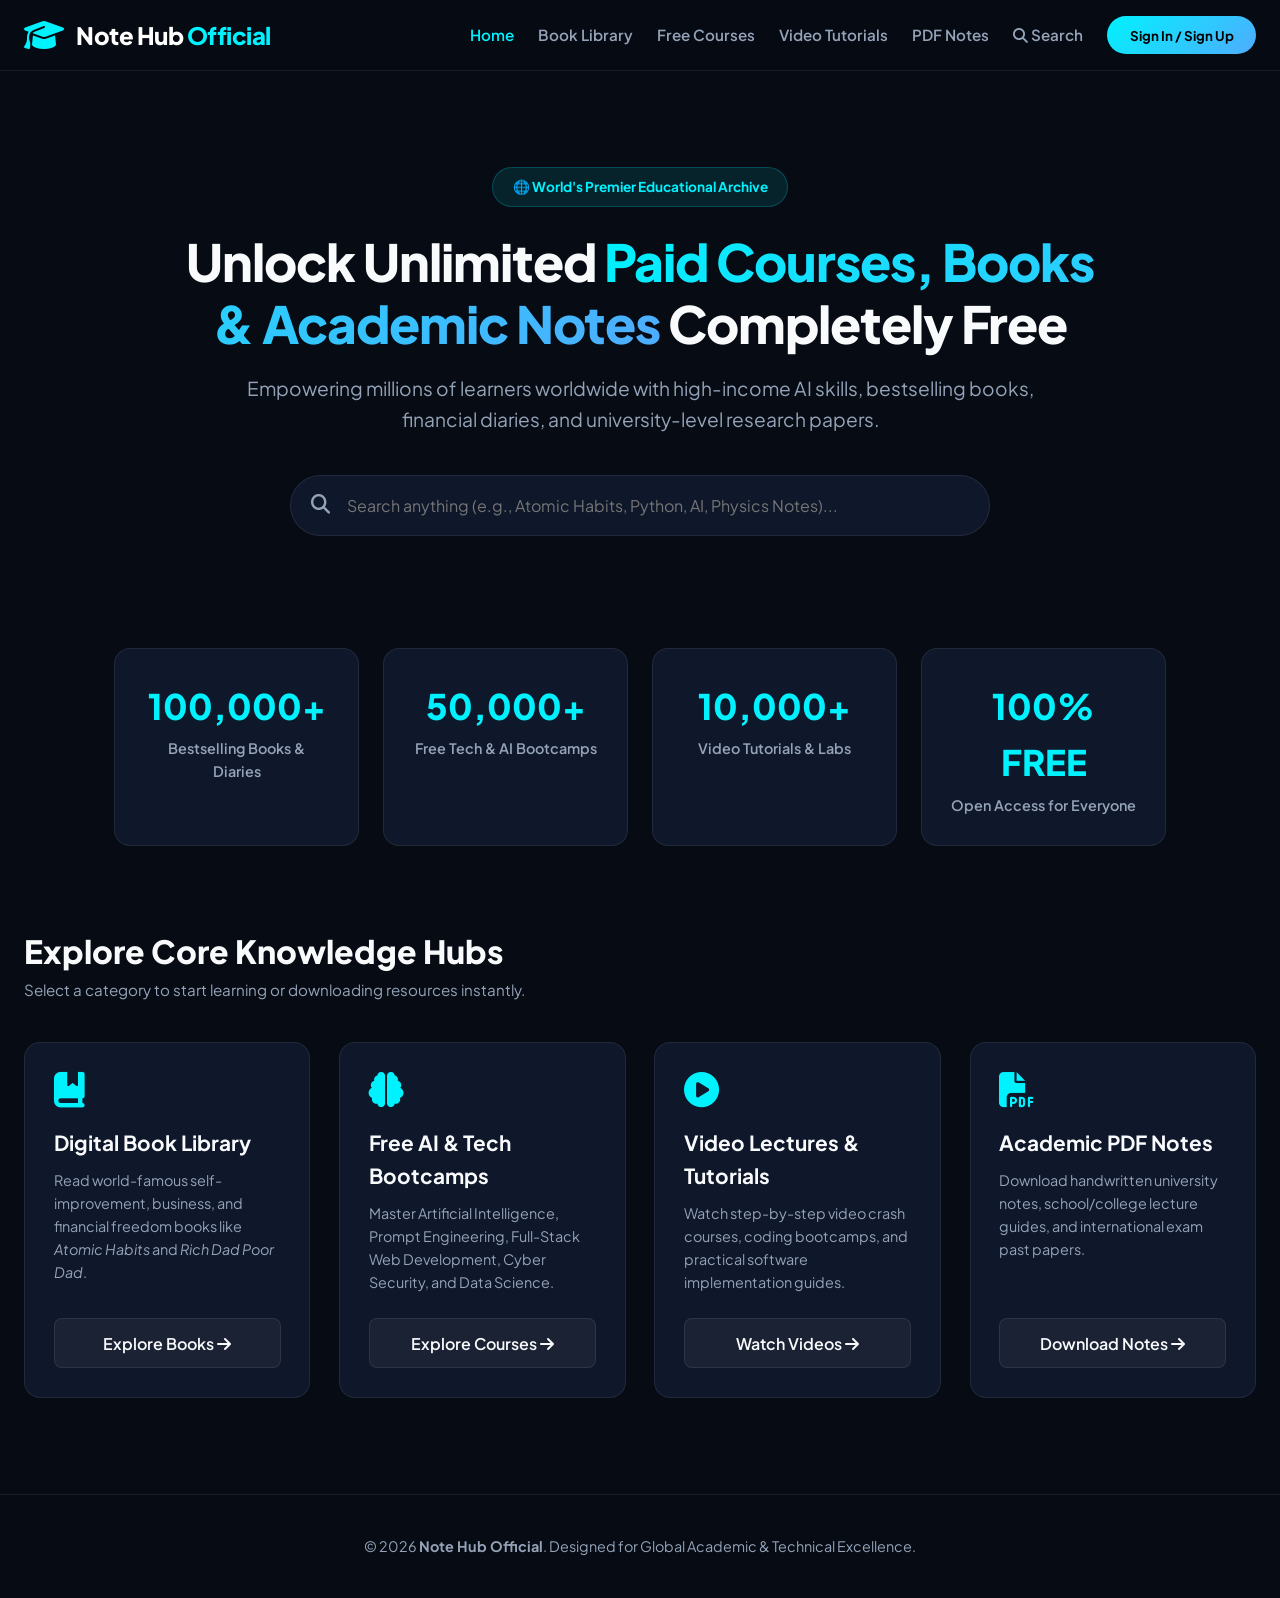
<file: index.html>
<!DOCTYPE html>
<html lang="en">
<head>
    <meta charset="UTF-8">
    <meta name="viewport" content="width=device-width, initial-scale=1.0">
    <!-- Google SEO & Search Engine Indexing Meta Tags -->
    <title>Note Hub Official | Free Books, AI Courses & Academic Notes</title>
    <meta name="description" content="Access thousands of free bestselling books, AI bootcamps, programming courses, video lectures, and university notes on Note Hub Official.">
    <meta name="keywords" content="Note Hub Official, Atomic Habits PDF, Rich Dad Poor Dad, Free AI Courses, Coding Bootcamps, Academic PDF Notes">
    <meta name="robots" content="index, follow">
    
    <link rel="stylesheet" href="style.css">
    <link rel="stylesheet" href="https://cdnjs.cloudflare.com/ajax/libs/font-awesome/6.4.0/css/all.min.css">
</head>
<body>

    <!-- Header Navigation Bar -->
    <header class="navbar">
        <div class="nav-container">
            <a href="index.html" class="logo-box">
                <i class="fa-solid fa-graduation-cap logo-icon"></i>
                <span class="logo-text">Note Hub <span>Official</span></span>
            </a>
            <nav class="nav-links">
                <a href="index.html" class="active">Home</a>
                <a href="books.html">Book Library</a>
                <a href="courses.html">Free Courses</a>
                <a href="videos.html">Video Tutorials</a>
                <a href="pdf-notes.html">PDF Notes</a>
                <a href="search.html"><i class="fa-solid fa-magnifying-glass"></i> Search</a>
                <button class="btn-primary" onclick="openAuthModal()">Sign In / Sign Up</button>
            </nav>
        </div>
    </header>

    <!-- Hero Section -->
    <section class="hero">
        <div class="hero-content">
            <span class="badge">🌐 World's Premier Educational Archive</span>
            <h1>Unlock Unlimited <span>Paid Courses, Books & Academic Notes</span> Completely Free</h1>
            <p>Empowering millions of learners worldwide with high-income AI skills, bestselling books, financial diaries, and university-level research papers.</p>
            
            <!-- Global Live Search Bar -->
            <div class="search-container">
                <i class="fa-solid fa-magnifying-glass search-icon-inside"></i>
                <input type="text" class="search-input" placeholder="Search anything (e.g., Atomic Habits, Python, AI, Physics Notes)..." onkeydown="if(event.key === 'Enter') window.location.href='search.html?q=' + encodeURIComponent(this.value)">
            </div>
        </div>
    </section>

    <!-- Live Platform Statistics -->
    <section class="stats-grid">
        <div class="stat-card">
            <div class="stat-number">100,000+</div>
            <div class="stat-label">Bestselling Books & Diaries</div>
        </div>
        <div class="stat-card">
            <div class="stat-number">50,000+</div>
            <div class="stat-label">Free Tech & AI Bootcamps</div>
        </div>
        <div class="stat-card">
            <div class="stat-number">10,000+</div>
            <div class="stat-label">Video Tutorials & Labs</div>
        </div>
        <div class="stat-card">
            <div class="stat-number">100% FREE</div>
            <div class="stat-label">Open Access for Everyone</div>
        </div>
    </section>

    <!-- Main Feature Modules -->
    <section class="content-section">
        <div class="section-header">
            <div>
                <h2>Explore Core Knowledge Hubs</h2>
                <p>Select a category to start learning or downloading resources instantly.</p>
            </div>
        </div>

        <div class="grid-cards">
            <!-- Digital Book Library -->
            <div class="card">
                <i class="fa-solid fa-book-bookmark card-icon"></i>
                <h3>Digital Book Library</h3>
                <p>Read world-famous self-improvement, business, and financial freedom books like <i>Atomic Habits</i> and <i>Rich Dad Poor Dad</i>.</p>
                <a href="books.html" class="card-btn">Explore Books <i class="fa-solid fa-arrow-right"></i></a>
            </div>

            <!-- Free AI & Tech Courses -->
            <div class="card">
                <i class="fa-solid fa-brain card-icon"></i>
                <h3>Free AI & Tech Bootcamps</h3>
                <p>Master Artificial Intelligence, Prompt Engineering, Full-Stack Web Development, Cyber Security, and Data Science.</p>
                <a href="courses.html" class="card-btn">Explore Courses <i class="fa-solid fa-arrow-right"></i></a>
            </div>

            <!-- Video Tutorials -->
            <div class="card">
                <i class="fa-solid fa-circle-play card-icon"></i>
                <h3>Video Lectures & Tutorials</h3>
                <p>Watch step-by-step video crash courses, coding bootcamps, and practical software implementation guides.</p>
                <a href="videos.html" class="card-btn">Watch Videos <i class="fa-solid fa-arrow-right"></i></a>
            </div>

            <!-- Academic PDF Notes -->
            <div class="card">
                <i class="fa-solid fa-file-pdf card-icon"></i>
                <h3>Academic PDF Notes</h3>
                <p>Download handwritten university notes, school/college lecture guides, and international exam past papers.</p>
                <a href="pdf-notes.html" class="card-btn">Download Notes <i class="fa-solid fa-arrow-right"></i></a>
            </div>
        </div>
    </section>

    <!-- Authentication Modal (Login/Signup Popup) -->
    <div id="authModal" class="modal">
        <div class="modal-card">
            <span class="close-modal" onclick="closeAuthModal()">&times;</span>
            
            <div class="tab-buttons">
                <button id="loginTabBtn" class="tab-btn active" onclick="switchTab('login')">Log In</button>
                <button id="signupTabBtn" class="tab-btn" onclick="switchTab('signup')">Sign Up</button>
            </div>

            <!-- Login Form -->
            <form id="loginForm" class="auth-form active" onsubmit="handleAuth(event, 'Login')">
                <h3>Welcome Back</h3>
                <input type="email" placeholder="Email Address" required>
                <input type="password" placeholder="Password" required>
                <button type="submit" class="btn-auth">Log In</button>
            </form>

            <!-- Signup Form -->
            <form id="signupForm" class="auth-form" onsubmit="handleAuth(event, 'Signup')">
                <h3>Create Free Account</h3>
                <input type="text" placeholder="Full Name" required>
                <input type="email" placeholder="Email Address" required>
                <input type="password" placeholder="Create Password" required>
                <button type="submit" class="btn-auth">Sign Up</button>
            </form>

            <div class="divider"><span>OR CONTINUE WITH</span></div>

            <!-- Social Login Buttons -->
            <div class="social-login">
            <button class="btn-social google" onclick="loginWithGoogle()">
    <i class="fa-brands fa-google"></i> Sign in with Google
            </button>
              
            </div>
        </div>
    </div>

    <!-- Footer -->
    <footer>
        <p>&copy; 2026 <strong>Note Hub Official</strong>. Designed for Global Academic & Technical Excellence.</p>
    </footer>

    <script>
        function openAuthModal() { document.getElementById('authModal').style.display = 'flex'; }
        function closeAuthModal() { document.getElementById('authModal').style.display = 'none'; }
        
        function switchTab(tab) {
            if(tab === 'login') {
                document.getElementById('loginForm').classList.add('active');
                document.getElementById('signupForm').classList.remove('active');
                document.getElementById('loginTabBtn').classList.add('active');
                document.getElementById('signupTabBtn').classList.remove('active');
            } else {
                document.getElementById('signupForm').classList.add('active');
                document.getElementById('loginForm').classList.remove('active');
                document.getElementById('signupTabBtn').classList.add('active');
                document.getElementById('loginTabBtn').classList.remove('active');
            }
        }

        function handleAuth(e, type) {
            e.preventDefault();
            alert(type + ' Successful! Welcome to Note Hub Official.');
            closeAuthModal();
        }
     </script>
    <!-- Global AI Companion Script -->
    <script src="app.js"></script>
</body>
</html>
</file>
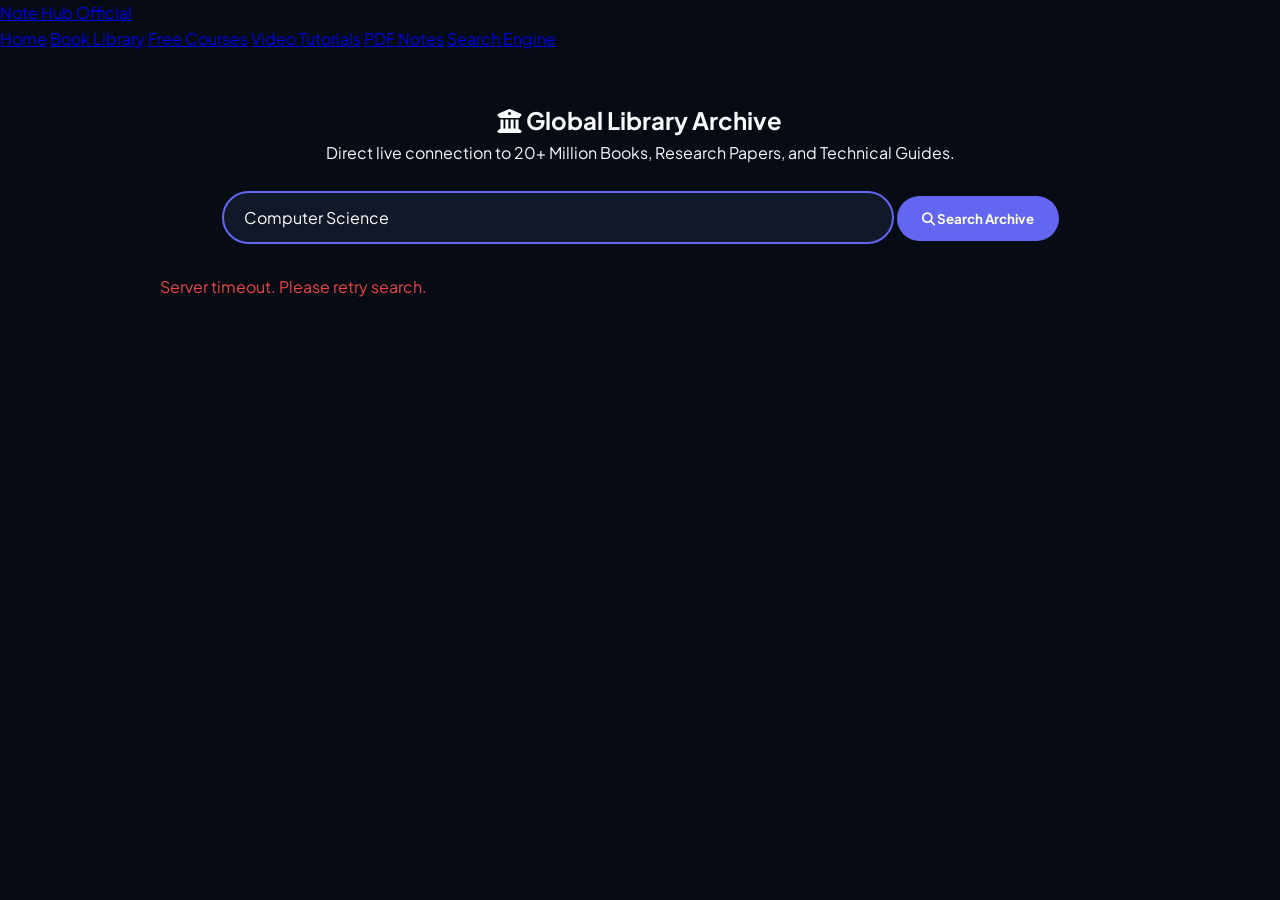
<file: books.html>
<!DOCTYPE html>
<html lang="en">
<head>
    <meta charset="UTF-8">
    <meta name="viewport" content="width=device-width, initial-scale=1.0">
    <title>Global Library & Archives - Note Hub Official</title>
    <meta name="description" content="Access over 20 million free books, technical documents, and research papers on Note Hub Official.">
    <link rel="stylesheet" href="style.css">
    <link rel="stylesheet" href="https://cdnjs.cloudflare.com/ajax/libs/font-awesome/6.4.0/css/all.min.css">
    <style>
        .container { max-width: 1000px; margin: 30px auto; padding: 20px; text-align: center; }
        .search-input { width: 70%; padding: 14px 20px; font-size: 16px; border-radius: 30px; border: 2px solid #6366f1; background: #111827; color: #fff; outline: none; }
        .search-btn { padding: 14px 25px; border-radius: 30px; background: #6366f1; color: white; border: none; font-weight: bold; cursor: pointer; }
        .results-grid { display: grid; grid-template-columns: repeat(auto-fit, minmax(280px, 1fr)); gap: 20px; margin-top: 30px; text-align: left; }
        .card { background: #1f2937; border: 1px solid #374151; padding: 20px; border-radius: 12px; color: white; display: flex; flex-direction: column; justify-content: space-between; }
        .card h3 { font-size: 1.1rem; color: #818cf8; margin-bottom: 8px; }
        .card p { font-size: 0.85rem; color: #9ca3af; line-height: 1.4; }
        .btn-link { display: block; margin-top: 15px; padding: 10px; background: #10b981; color: white; text-align: center; text-decoration: none; border-radius: 6px; font-weight: bold; }
    </style>
</head>
<body>

    <header>
        <div>
            <a href="index.html"><span>Note Hub <span>Official</span></span></a>
            <nav>
                <a href="index.html">Home</a>
                <a href="books.html">Book Library</a>
                <a href="courses.html">Free Courses</a>
                <a href="videos.html">Video Tutorials</a>
                <a href="pdf-notes.html">PDF Notes</a>
                <a href="search.html">Search Engine</a>
            </nav>
        </div>
    </header>

    <div class="container">
        <h2><i class="fa-solid fa-building-columns"></i> Global Library Archive</h2>
        <p>Direct live connection to 20+ Million Books, Research Papers, and Technical Guides.</p>
        <br>
        <input type="text" id="query" class="search-input" placeholder="Search any topic (e.g. Artificial Intelligence, Physics, Medical, Programming)...">
        <button onclick="fetchGlobalBooks()" class="search-btn"><i class="fa-solid fa-magnifying-glass"></i> Search Archive</button>

        <div id="status" style="display:none; margin-top:20px; color:#818cf8;"><i class="fa-solid fa-spinner fa-spin"></i> Connecting to Global Servers...</div>
        <div id="grid" class="results-grid"></div>
    </div>

    <script>
        window.onload = function() {
            document.getElementById('query').value = 'Computer Science';
            fetchGlobalBooks();
        };

        function fetchGlobalBooks() {
            const q = document.getElementById('query').value.trim();
            if (!q) return;

            const grid = document.getElementById('grid');
            const status = document.getElementById('status');
            grid.innerHTML = '';
            status.style.display = 'block';

            // Fetching from Internet Archive Global API
            fetch(`https://archive.org/advancedsearch.php?q=${encodeURIComponent(q)}+AND+mediatype:(texts)&fl[]=identifier,title,creator,description&sort[]=&rows=15&page=1&output=json`)
                .then(res => res.json())
                .then(data => {
                    status.style.display = 'none';
                    const docs = data.response.docs;

                    if (!docs || docs.length === 0) {
                        grid.innerHTML = '<p style="color:#9ca3af;">No archives found for this search query.</p>';
                        return;
                    }

                    docs.forEach(item => {
                        const title = item.title || 'Educational Document';
                        const author = item.creator ? (Array.isArray(item.creator) ? item.creator[0] : item.creator) : 'Global Author/Publisher';
                        const desc = item.description ? (Array.isArray(item.description) ? item.description[0] : item.description).substring(0, 100) + '...' : 'Complete technical book archive available for online read and study.';
                        const link = `https://archive.org/details/${item.identifier}`;

                        const div = document.createElement('div');
                        div.className = 'card';
                        div.innerHTML = `
                            <div>
                                <h3>${title}</h3>
                                <p><strong>Author:</strong> ${author}</p>
                                <p style="margin-top:8px;">${desc}</p>
                            </div>
                            <a href="${link}" target="_blank" class="btn-link"><i class="fa-solid fa-book-open"></i> Read Full Book</a>
                        `;
                        grid.appendChild(div);
                    });
                })
                .catch(() => {
                    status.style.display = 'none';
                    grid.innerHTML = '<p style="color:#ef4444;">Server timeout. Please retry search.</p>';
                });
        }
    </script>
</body>
</html>
</file>
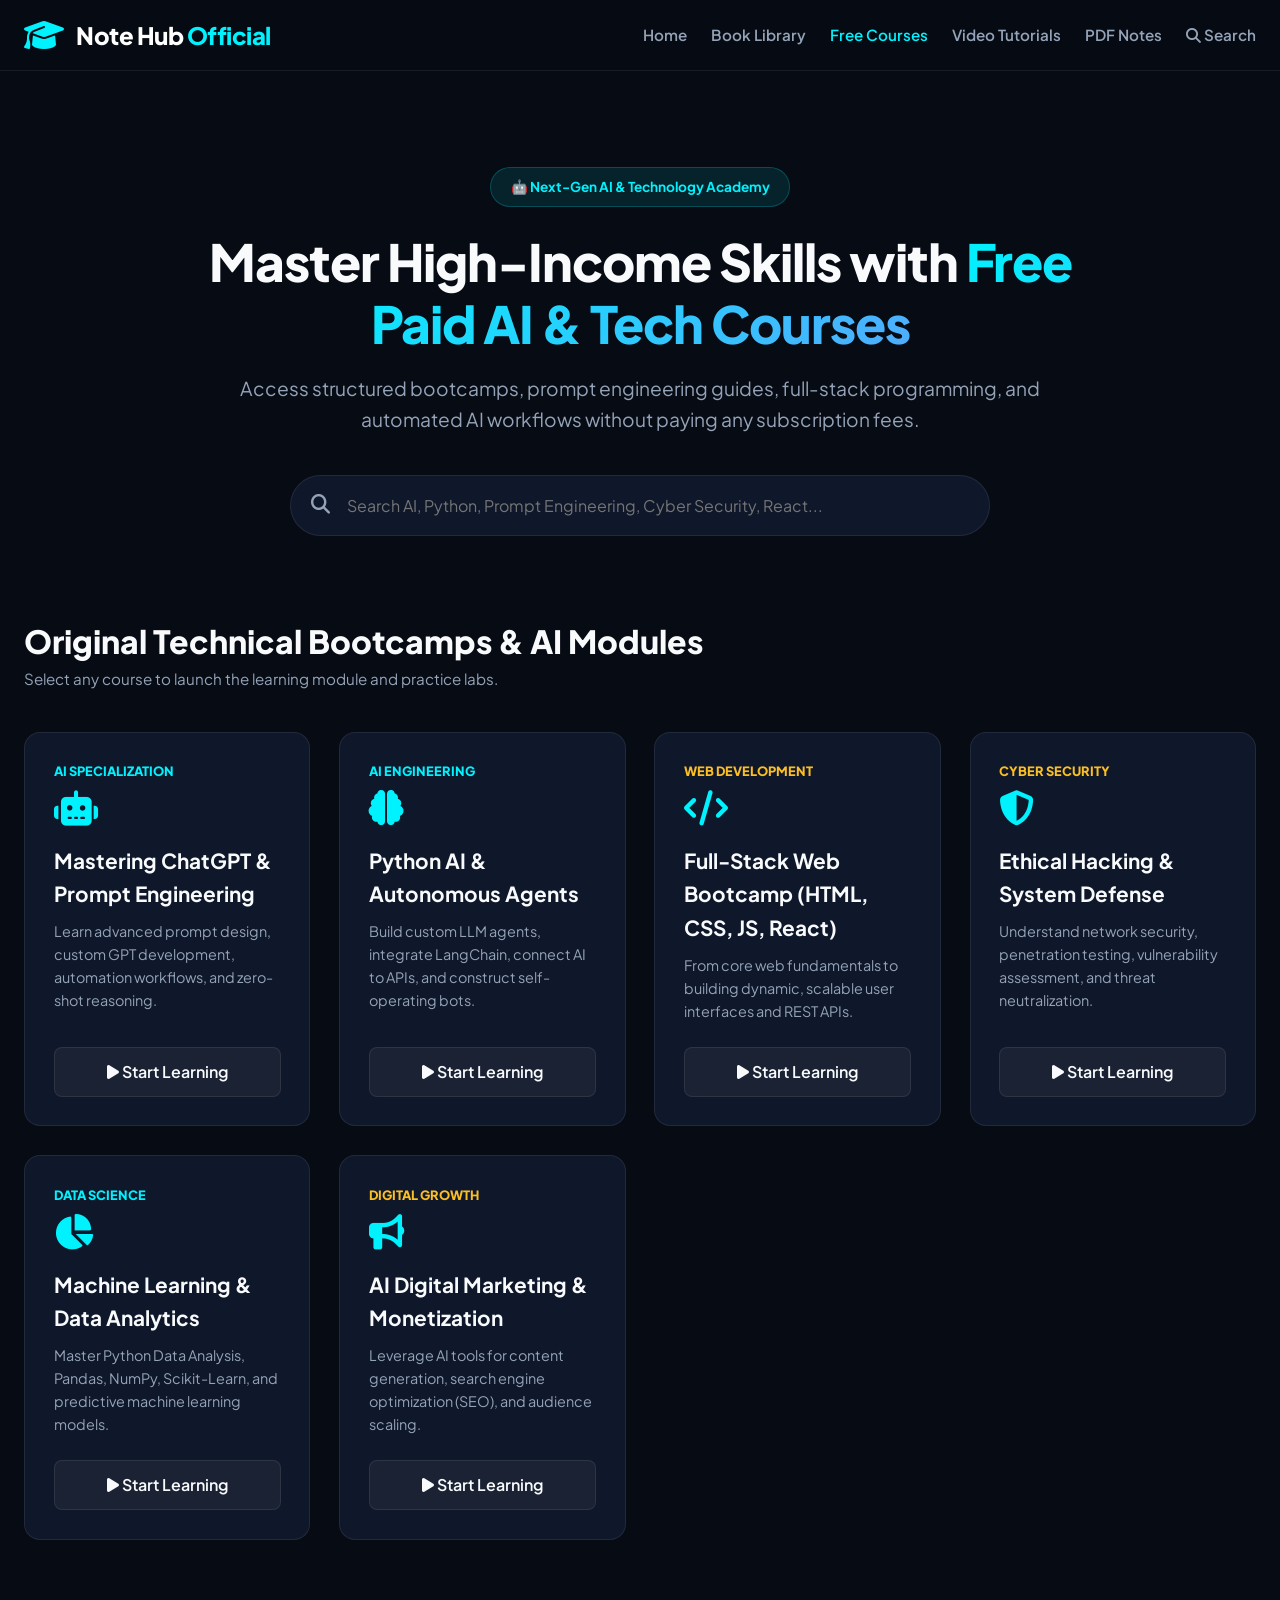
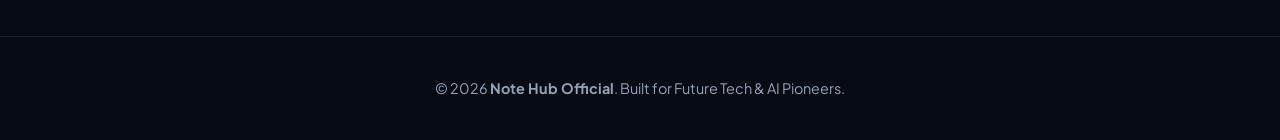
<file: courses.html>
<!DOCTYPE html>
<html lang="en">
<head>
    <meta charset="UTF-8">
    <meta name="viewport" content="width=device-width, initial-scale=1.0">
    <title>Free Premium AI & Tech Courses | Note Hub Official</title>
    <meta name="description" content="Master Artificial Intelligence, Prompt Engineering, Cyber Security, and Web Development for free with Note Hub Official's premium courses.">
    <meta name="keywords" content="Free AI Courses, Prompt Engineering Course, Python AI, Web Development Bootcamp, Cyber Security Free">
    <meta name="robots" content="index, follow">
    
    <link rel="stylesheet" href="style.css">
    <link rel="stylesheet" href="https://cdnjs.cloudflare.com/ajax/libs/font-awesome/6.4.0/css/all.min.css">
</head>
<body>

    <!-- Navigation Bar -->
    <header class="navbar">
        <div class="nav-container">
            <a href="index.html" class="logo-box">
                <i class="fa-solid fa-graduation-cap logo-icon"></i>
                <span class="logo-text">Note Hub <span>Official</span></span>
            </a>
            <nav class="nav-links">
                <a href="index.html">Home</a>
                <a href="books.html">Book Library</a>
                <a href="courses.html" class="active">Free Courses</a>
                <a href="videos.html">Video Tutorials</a>
                <a href="pdf-notes.html">PDF Notes</a>
                <a href="search.html"><i class="fa-solid fa-magnifying-glass"></i> Search</a>
            </nav>
        </div>
    </header>

    <!-- Courses Hero Section -->
    <section class="hero" style="padding-bottom: 2rem;">
        <div class="hero-content">
            <span class="badge">🤖 Next-Gen AI & Technology Academy</span>
            <h1>Master High-Income Skills with <span>Free Paid AI & Tech Courses</span></h1>
            <p>Access structured bootcamps, prompt engineering guides, full-stack programming, and automated AI workflows without paying any subscription fees.</p>
            
            <!-- Course Search Input -->
            <div class="search-container">
                <i class="fa-solid fa-magnifying-glass search-icon-inside"></i>
                <input type="text" id="courseSearchInput" class="search-input" onkeyup="searchCourses()" placeholder="Search AI, Python, Prompt Engineering, Cyber Security, React...">
            </div>
        </div>
    </section>

    <!-- Main Course Grid Section -->
    <section class="content-section">
        <div class="section-header">
            <div>
                <h2>Original Technical Bootcamps & AI Modules</h2>
                <p>Select any course to launch the learning module and practice labs.</p>
            </div>
        </div>

        <div class="grid-cards" id="coursesGrid">
            
            <!-- Course 1 -->
            <div class="card course-card">
                <div style="color: var(--primary-cyan); font-size: 0.8rem; font-weight: 800; margin-bottom: 0.5rem; text-transform: uppercase;">AI Specialization</div>
                <i class="fa-solid fa-robot card-icon"></i>
                <h3>Mastering ChatGPT & Prompt Engineering</h3>
                <p>Learn advanced prompt design, custom GPT development, automation workflows, and zero-shot reasoning.</p>
                <a href="#" onclick="alert('Launching Prompt Engineering Masterclass...')" class="card-btn"><i class="fa-solid fa-play"></i> Start Learning</a>
            </div>

            <!-- Course 2 -->
            <div class="card course-card">
                <div style="color: var(--primary-cyan); font-size: 0.8rem; font-weight: 800; margin-bottom: 0.5rem; text-transform: uppercase;">AI Engineering</div>
                <i class="fa-solid fa-brain card-icon"></i>
                <h3>Python AI & Autonomous Agents</h3>
                <p>Build custom LLM agents, integrate LangChain, connect AI to APIs, and construct self-operating bots.</p>
                <a href="#" onclick="alert('Launching Autonomous AI Agents Bootcamp...')" class="card-btn"><i class="fa-solid fa-play"></i> Start Learning</a>
            </div>

            <!-- Course 3 -->
            <div class="card course-card">
                <div style="color: var(--accent-gold); font-size: 0.8rem; font-weight: 800; margin-bottom: 0.5rem; text-transform: uppercase;">Web Development</div>
                <i class="fa-solid fa-code card-icon"></i>
                <h3>Full-Stack Web Bootcamp (HTML, CSS, JS, React)</h3>
                <p>From core web fundamentals to building dynamic, scalable user interfaces and REST APIs.</p>
                <a href="#" onclick="alert('Launching Full-Stack Web Development Bootcamp...')" class="card-btn"><i class="fa-solid fa-play"></i> Start Learning</a>
            </div>

            <!-- Course 4 -->
            <div class="card course-card">
                <div style="color: var(--accent-gold); font-size: 0.8rem; font-weight: 800; margin-bottom: 0.5rem; text-transform: uppercase;">Cyber Security</div>
                <i class="fa-solid fa-shield-halved card-icon"></i>
                <h3>Ethical Hacking & System Defense</h3>
                <p>Understand network security, penetration testing, vulnerability assessment, and threat neutralization.</p>
                <a href="#" onclick="alert('Launching Ethical Hacking Course...')" class="card-btn"><i class="fa-solid fa-play"></i> Start Learning</a>
            </div>

            <!-- Course 5 -->
            <div class="card course-card">
                <div style="color: var(--primary-cyan); font-size: 0.8rem; font-weight: 800; margin-bottom: 0.5rem; text-transform: uppercase;">Data Science</div>
                <i class="fa-solid fa-chart-pie card-icon"></i>
                <h3>Machine Learning & Data Analytics</h3>
                <p>Master Python Data Analysis, Pandas, NumPy, Scikit-Learn, and predictive machine learning models.</p>
                <a href="#" onclick="alert('Launching Machine Learning Course...')" class="card-btn"><i class="fa-solid fa-play"></i> Start Learning</a>
            </div>

            <!-- Course 6 -->
            <div class="card course-card">
                <div style="color: var(--accent-gold); font-size: 0.8rem; font-weight: 800; margin-bottom: 0.5rem; text-transform: uppercase;">Digital Growth</div>
                <i class="fa-solid fa-bullhorn card-icon"></i>
                <h3>AI Digital Marketing & Monetization</h3>
                <p>Leverage AI tools for content generation, search engine optimization (SEO), and audience scaling.</p>
                <a href="#" onclick="alert('Launching AI Marketing Course...')" class="card-btn"><i class="fa-solid fa-play"></i> Start Learning</a>
            </div>

        </div>
    </section>

    <!-- Footer -->
    <footer>
        <p>&copy; 2026 <strong>Note Hub Official</strong>. Built for Future Tech & AI Pioneers.</p>
    </footer>

    <!-- Search Script -->
    <script>
        function searchCourses() {
            let input = document.getElementById('courseSearchInput').value.toLowerCase();
            let cards = document.getElementsByClassName('course-card');

            for (let i = 0; i < cards.length; i++) {
                let cardText = cards[i].innerText.toLowerCase();
                if (cardText.includes(input)) {
                    cards[i].style.display = "flex";
                } else {
                    cards[i].style.display = "none";
                }
            }
        }
        </script>
    <!-- Global AI Companion Script -->
    <script src="app.js"></script>
</body>
</html>
</file>
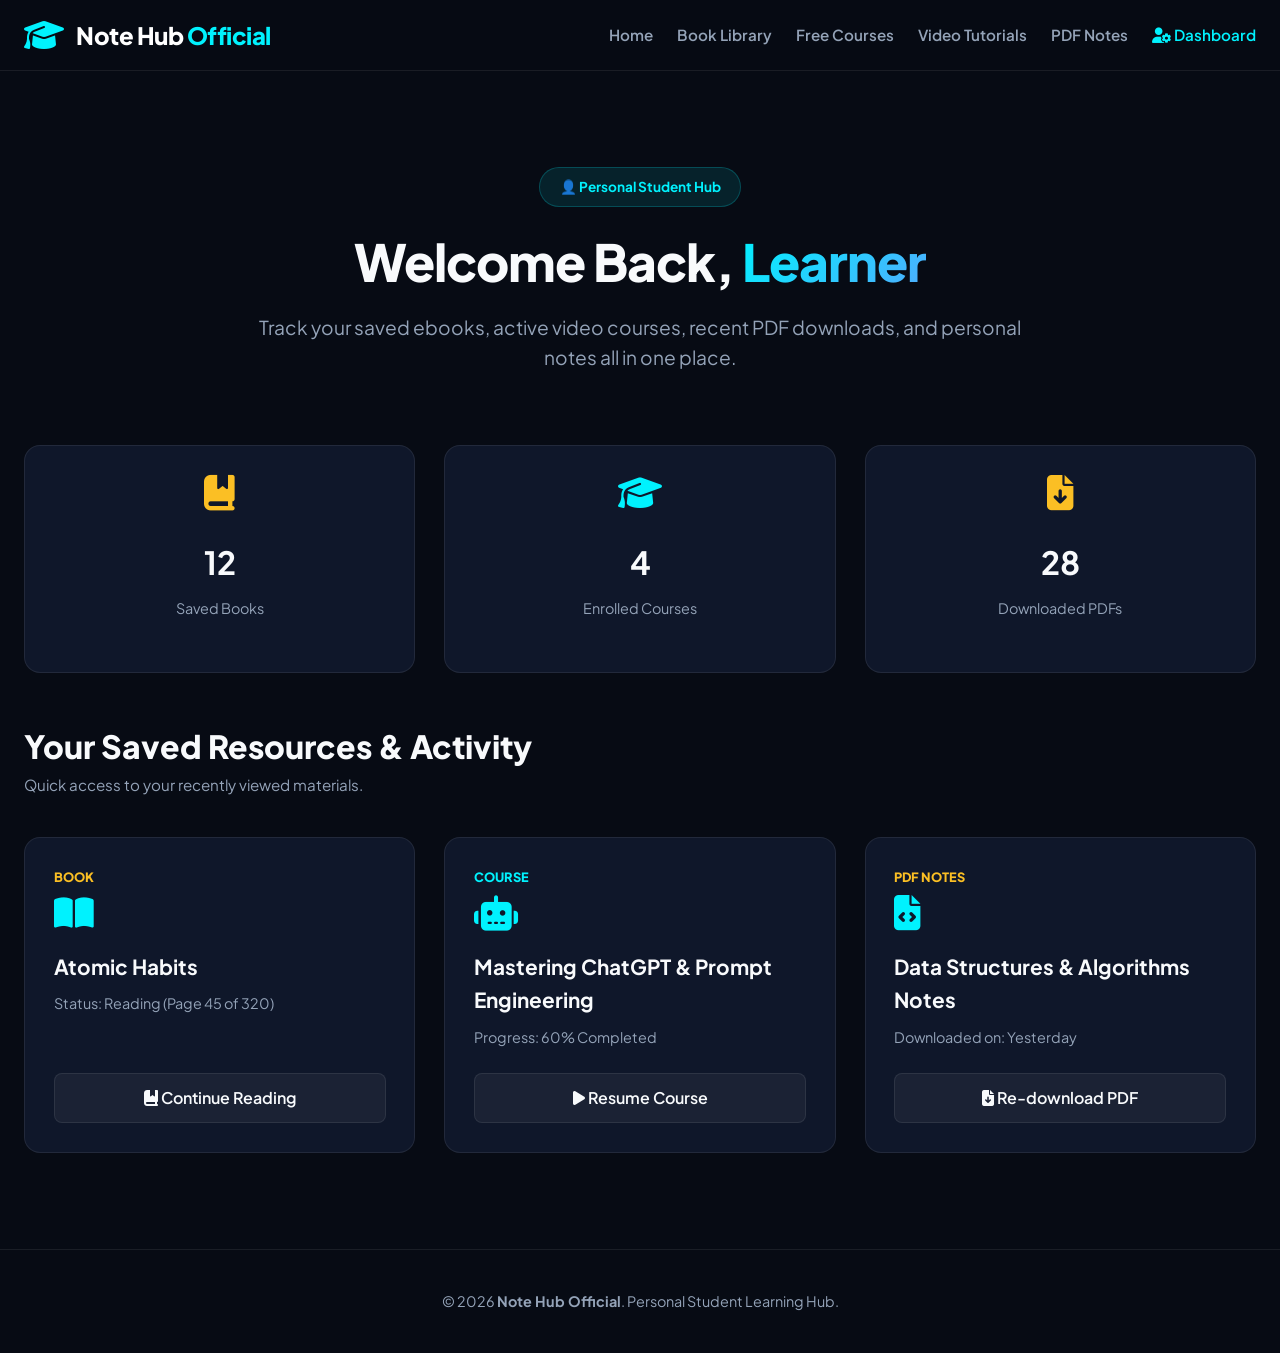
<file: dashboard.html>
<!DOCTYPE html>
<html lang="en">
<head>
    <meta charset="UTF-8">
    <meta name="viewport" content="width=device-width, initial-scale=1.0">
    <title>User Learning Dashboard | Note Hub Official</title>
    <meta name="description" content="Personal user dashboard to track saved books, ongoing courses, downloaded notes, and learning progress on Note Hub Official.">
    <meta name="robots" content="noindex, follow">
    
    <link rel="stylesheet" href="style.css">
    <link rel="stylesheet" href="https://cdnjs.cloudflare.com/ajax/libs/font-awesome/6.4.0/css/all.min.css">
</head>
<body>

    <!-- Navigation Bar -->
    <header class="navbar">
        <div class="nav-container">
            <a href="index.html" class="logo-box">
                <i class="fa-solid fa-graduation-cap logo-icon"></i>
                <span class="logo-text">Note Hub <span>Official</span></span>
            </a>
            <nav class="nav-links">
                <a href="index.html">Home</a>
                <a href="books.html">Book Library</a>
                <a href="courses.html">Free Courses</a>
                <a href="videos.html">Video Tutorials</a>
                <a href="pdf-notes.html">PDF Notes</a>
                <a href="dashboard.html" class="active"><i class="fa-solid fa-user-gear"></i> Dashboard</a>
            </nav>
        </div>
    </header>

    <!-- Dashboard Hero Section -->
    <section class="hero" style="padding-bottom: 2rem;">
        <div class="hero-content">
            <span class="badge">👤 Personal Student Hub</span>
            <h1>Welcome Back, <span>Learner</span></h1>
            <p>Track your saved ebooks, active video courses, recent PDF downloads, and personal notes all in one place.</p>
        </div>
    </section>

    <!-- Dashboard Main Grid Section -->
    <section class="content-section">
        <!-- Quick Stats Cards -->
        <div class="grid-cards" style="margin-bottom: 3rem;">
            <div class="card" style="text-align: center;">
                <i class="fa-solid fa-book-bookmark card-icon" style="color: var(--accent-gold);"></i>
                <h3 style="font-size: 2rem; margin: 0.5rem 0;">12</h3>
                <p>Saved Books</p>
            </div>
            <div class="card" style="text-align: center;">
                <i class="fa-solid fa-graduation-cap card-icon" style="color: var(--primary-cyan);"></i>
                <h3 style="font-size: 2rem; margin: 0.5rem 0;">4</h3>
                <p>Enrolled Courses</p>
            </div>
            <div class="card" style="text-align: center;">
                <i class="fa-solid fa-file-arrow-down card-icon" style="color: var(--accent-gold);"></i>
                <h3 style="font-size: 2rem; margin: 0.5rem 0;">28</h3>
                <p>Downloaded PDFs</p>
            </div>
        </div>

        <div class="section-header">
            <div>
                <h2>Your Saved Resources & Activity</h2>
                <p>Quick access to your recently viewed materials.</p>
            </div>
        </div>

        <div class="grid-cards">
            <!-- Saved Item 1 -->
            <div class="card">
                <div style="color: var(--accent-gold); font-size: 0.8rem; font-weight: 800; margin-bottom: 0.5rem; text-transform: uppercase;">Book</div>
                <i class="fa-solid fa-book-open card-icon"></i>
                <h3>Atomic Habits</h3>
                <p>Status: Reading (Page 45 of 320)</p>
                <a href="books.html" class="card-btn"><i class="fa-solid fa-book-bookmark"></i> Continue Reading</a>
            </div>

            <!-- Saved Item 2 -->
            <div class="card">
                <div style="color: var(--primary-cyan); font-size: 0.8rem; font-weight: 800; margin-bottom: 0.5rem; text-transform: uppercase;">Course</div>
                <i class="fa-solid fa-robot card-icon"></i>
                <h3>Mastering ChatGPT & Prompt Engineering</h3>
                <p>Progress: 60% Completed</p>
                <a href="courses.html" class="card-btn"><i class="fa-solid fa-play"></i> Resume Course</a>
            </div>

            <!-- Saved Item 3 -->
            <div class="card">
                <div style="color: var(--accent-gold); font-size: 0.8rem; font-weight: 800; margin-bottom: 0.5rem; text-transform: uppercase;">PDF Notes</div>
                <i class="fa-solid fa-file-code card-icon"></i>
                <h3>Data Structures & Algorithms Notes</h3>
                <p>Downloaded on: Yesterday</p>
                <a href="pdf-notes.html" class="card-btn"><i class="fa-solid fa-file-arrow-down"></i> Re-download PDF</a>
            </div>
        </div>
    </section>

    <!-- Footer -->
    <footer>
        <p>&copy; 2026 <strong>Note Hub Official</strong>. Personal Student Learning Hub.</p>
    </footer>
    <!-- Global AI Companion Script -->
    <script src="app.js"></script>
</body>
</html>
</file>
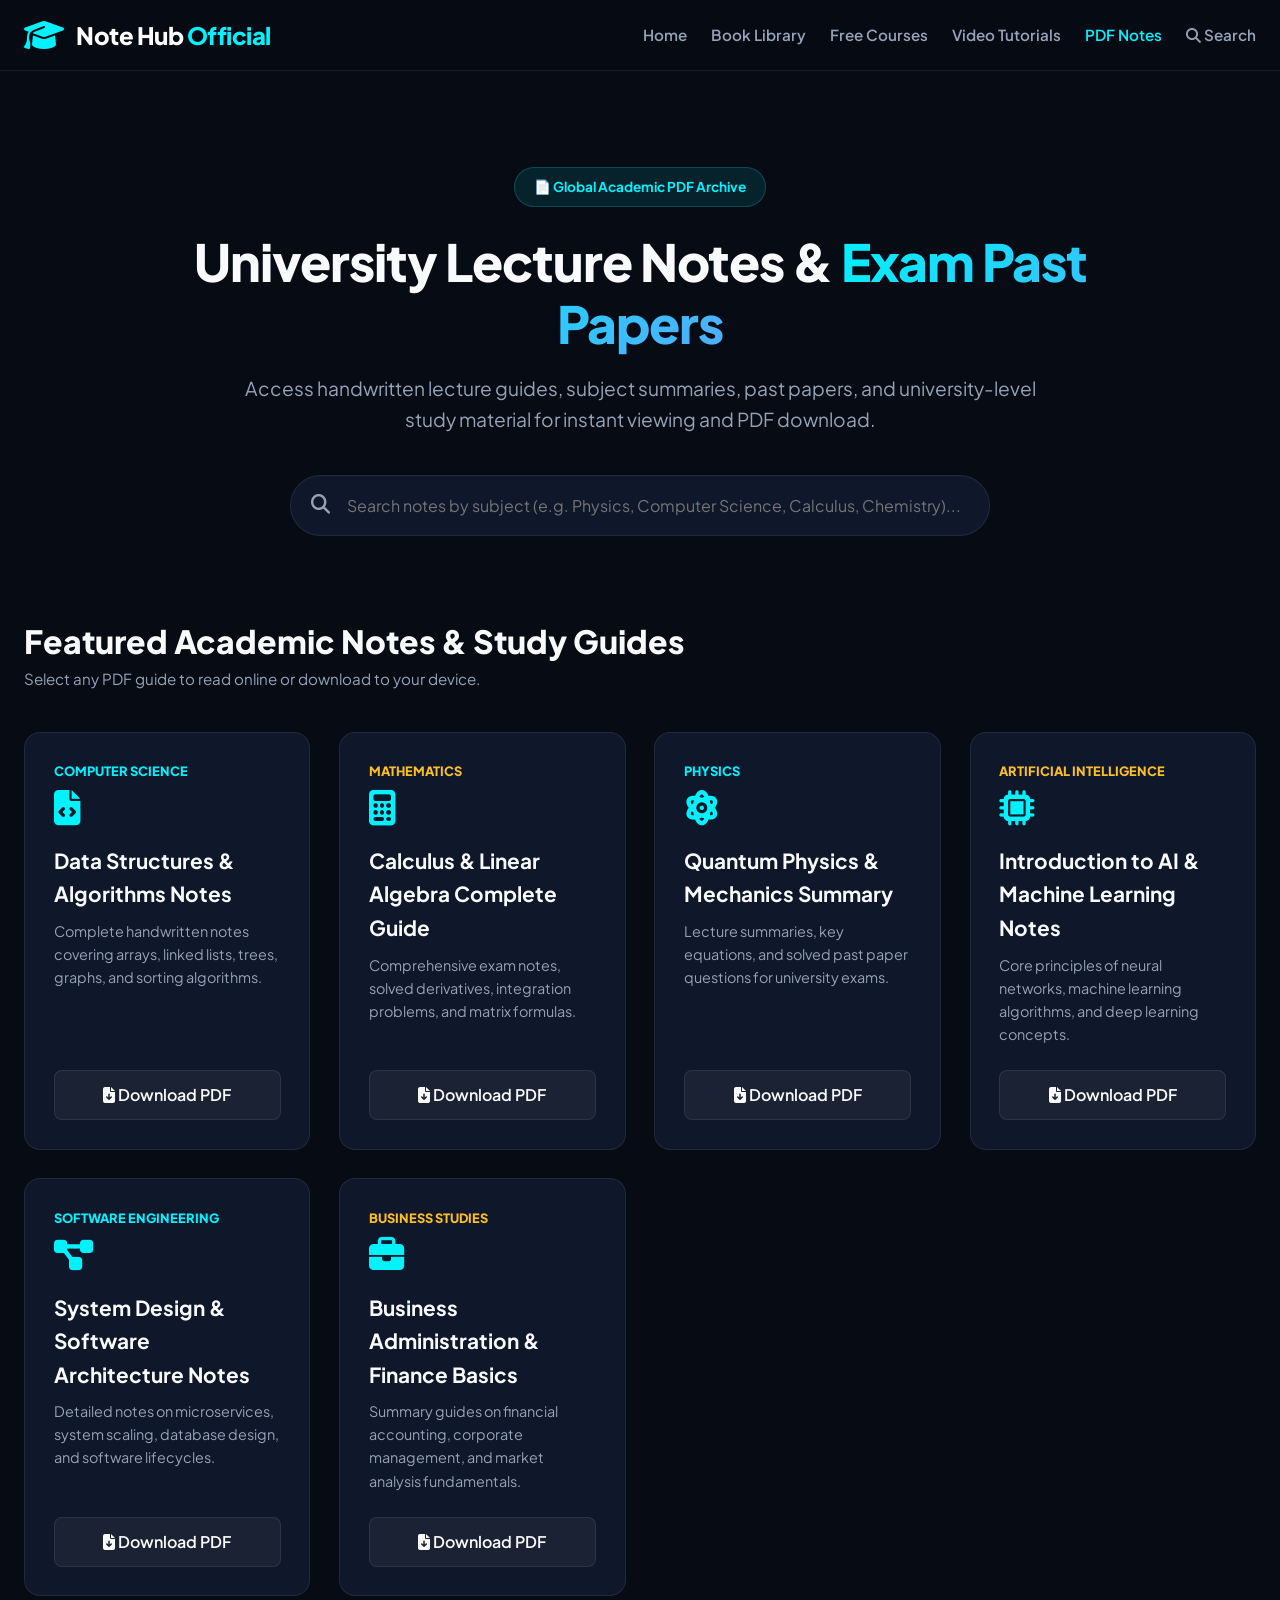
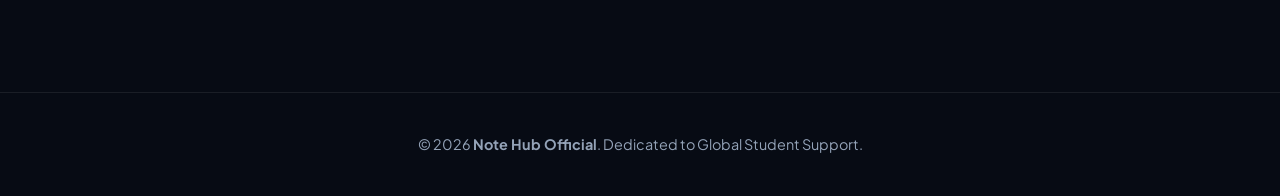
<file: pdf-notes.html>
<!DOCTYPE html>
<html lang="en">
<head>
    <meta charset="UTF-8">
    <meta name="viewport" content="width=device-width, initial-scale=1.0">
    <title>Academic PDF Notes & Past Papers | Note Hub Official</title>
    <meta name="description" content="Download free university notes, handwritten lecture guides, exam past papers, and research PDFs on Note Hub Official.">
    <meta name="keywords" content="PDF Notes, University Notes, Handwritten Lecture Notes, Exam Past Papers, Note Hub Academic">
    <meta name="robots" content="index, follow">
    
    <link rel="stylesheet" href="style.css">
    <link rel="stylesheet" href="https://cdnjs.cloudflare.com/ajax/libs/font-awesome/6.4.0/css/all.min.css">
</head>
<body>

    <!-- Navigation Bar -->
    <header class="navbar">
        <div class="nav-container">
            <a href="index.html" class="logo-box">
                <i class="fa-solid fa-graduation-cap logo-icon"></i>
                <span class="logo-text">Note Hub <span>Official</span></span>
            </a>
            <nav class="nav-links">
                <a href="index.html">Home</a>
                <a href="books.html">Book Library</a>
                <a href="courses.html">Free Courses</a>
                <a href="videos.html">Video Tutorials</a>
                <a href="pdf-notes.html" class="active">PDF Notes</a>
                <a href="search.html"><i class="fa-solid fa-magnifying-glass"></i> Search</a>
            </nav>
        </div>
    </header>

    <!-- Notes Hero Section -->
    <section class="hero" style="padding-bottom: 2rem;">
        <div class="hero-content">
            <span class="badge">📄 Global Academic PDF Archive</span>
            <h1>University Lecture Notes & <span>Exam Past Papers</span></h1>
            <p>Access handwritten lecture guides, subject summaries, past papers, and university-level study material for instant viewing and PDF download.</p>
            
            <!-- Notes Search Input -->
            <div class="search-container">
                <i class="fa-solid fa-magnifying-glass search-icon-inside"></i>
                <input type="text" id="noteSearchInput" class="search-input" onkeyup="searchNotes()" placeholder="Search notes by subject (e.g. Physics, Computer Science, Calculus, Chemistry)...">
            </div>
        </div>
    </section>

    <!-- Main Notes Grid Section -->
    <section class="content-section">
        <div class="section-header">
            <div>
                <h2>Featured Academic Notes & Study Guides</h2>
                <p>Select any PDF guide to read online or download to your device.</p>
            </div>
        </div>

        <div class="grid-cards" id="notesGrid">
            
            <!-- Note 1 -->
            <div class="card note-card">
                <div style="color: var(--primary-cyan); font-size: 0.8rem; font-weight: 800; margin-bottom: 0.5rem; text-transform: uppercase;">Computer Science</div>
                <i class="fa-solid fa-file-code card-icon"></i>
                <h3>Data Structures & Algorithms Notes</h3>
                <p>Complete handwritten notes covering arrays, linked lists, trees, graphs, and sorting algorithms.</p>
                <a href="#" onclick="alert('Opening Data Structures PDF...')" class="card-btn"><i class="fa-solid fa-file-arrow-down"></i> Download PDF</a>
            </div>

            <!-- Note 2 -->
            <div class="card note-card">
                <div style="color: var(--accent-gold); font-size: 0.8rem; font-weight: 800; margin-bottom: 0.5rem; text-transform: uppercase;">Mathematics</div>
                <i class="fa-solid fa-calculator card-icon"></i>
                <h3>Calculus & Linear Algebra Complete Guide</h3>
                <p>Comprehensive exam notes, solved derivatives, integration problems, and matrix formulas.</p>
                <a href="#" onclick="alert('Opening Calculus PDF...')" class="card-btn"><i class="fa-solid fa-file-arrow-down"></i> Download PDF</a>
            </div>

            <!-- Note 3 -->
            <div class="card note-card">
                <div style="color: var(--primary-cyan); font-size: 0.8rem; font-weight: 800; margin-bottom: 0.5rem; text-transform: uppercase;">Physics</div>
                <i class="fa-solid fa-atom card-icon"></i>
                <h3>Quantum Physics & Mechanics Summary</h3>
                <p>Lecture summaries, key equations, and solved past paper questions for university exams.</p>
                <a href="#" onclick="alert('Opening Quantum Physics PDF...')" class="card-btn"><i class="fa-solid fa-file-arrow-down"></i> Download PDF</a>
            </div>

            <!-- Note 4 -->
            <div class="card note-card">
                <div style="color: var(--accent-gold); font-size: 0.8rem; font-weight: 800; margin-bottom: 0.5rem; text-transform: uppercase;">Artificial Intelligence</div>
                <i class="fa-solid fa-microchip card-icon"></i>
                <h3>Introduction to AI & Machine Learning Notes</h3>
                <p>Core principles of neural networks, machine learning algorithms, and deep learning concepts.</p>
                <a href="#" onclick="alert('Opening AI Notes PDF...')" class="card-btn"><i class="fa-solid fa-file-arrow-down"></i> Download PDF</a>
            </div>

            <!-- Note 5 -->
            <div class="card note-card">
                <div style="color: var(--primary-cyan); font-size: 0.8rem; font-weight: 800; margin-bottom: 0.5rem; text-transform: uppercase;">Software Engineering</div>
                <i class="fa-solid fa-diagram-project card-icon"></i>
                <h3>System Design & Software Architecture Notes</h3>
                <p>Detailed notes on microservices, system scaling, database design, and software lifecycles.</p>
                <a href="#" onclick="alert('Opening System Design PDF...')" class="card-btn"><i class="fa-solid fa-file-arrow-down"></i> Download PDF</a>
            </div>

            <!-- Note 6 -->
            <div class="card note-card">
                <div style="color: var(--accent-gold); font-size: 0.8rem; font-weight: 800; margin-bottom: 0.5rem; text-transform: uppercase;">Business Studies</div>
                <i class="fa-solid fa-briefcase card-icon"></i>
                <h3>Business Administration & Finance Basics</h3>
                <p>Summary guides on financial accounting, corporate management, and market analysis fundamentals.</p>
                <a href="#" onclick="alert('Opening Business Studies PDF...')" class="card-btn"><i class="fa-solid fa-file-arrow-down"></i> Download PDF</a>
            </div>

        </div>
    </section>

    <!-- Footer -->
    <footer>
        <p>&copy; 2026 <strong>Note Hub Official</strong>. Dedicated to Global Student Support.</p>
    </footer>

    <!-- Search Script -->
    <script>
        function searchNotes() {
            let input = document.getElementById('noteSearchInput').value.toLowerCase();
            let cards = document.getElementsByClassName('note-card');

            for (let i = 0; i < cards.length; i++) {
                let cardText = cards[i].innerText.toLowerCase();
                if (cardText.includes(input)) {
                    cards[i].style.display = "flex";
                } else {
                    cards[i].style.display = "none";
                }
            }
                }
    </script>
    <!-- Global AI Companion Script -->
    <script src="app.js"></script>
</body>
</html>
</file>
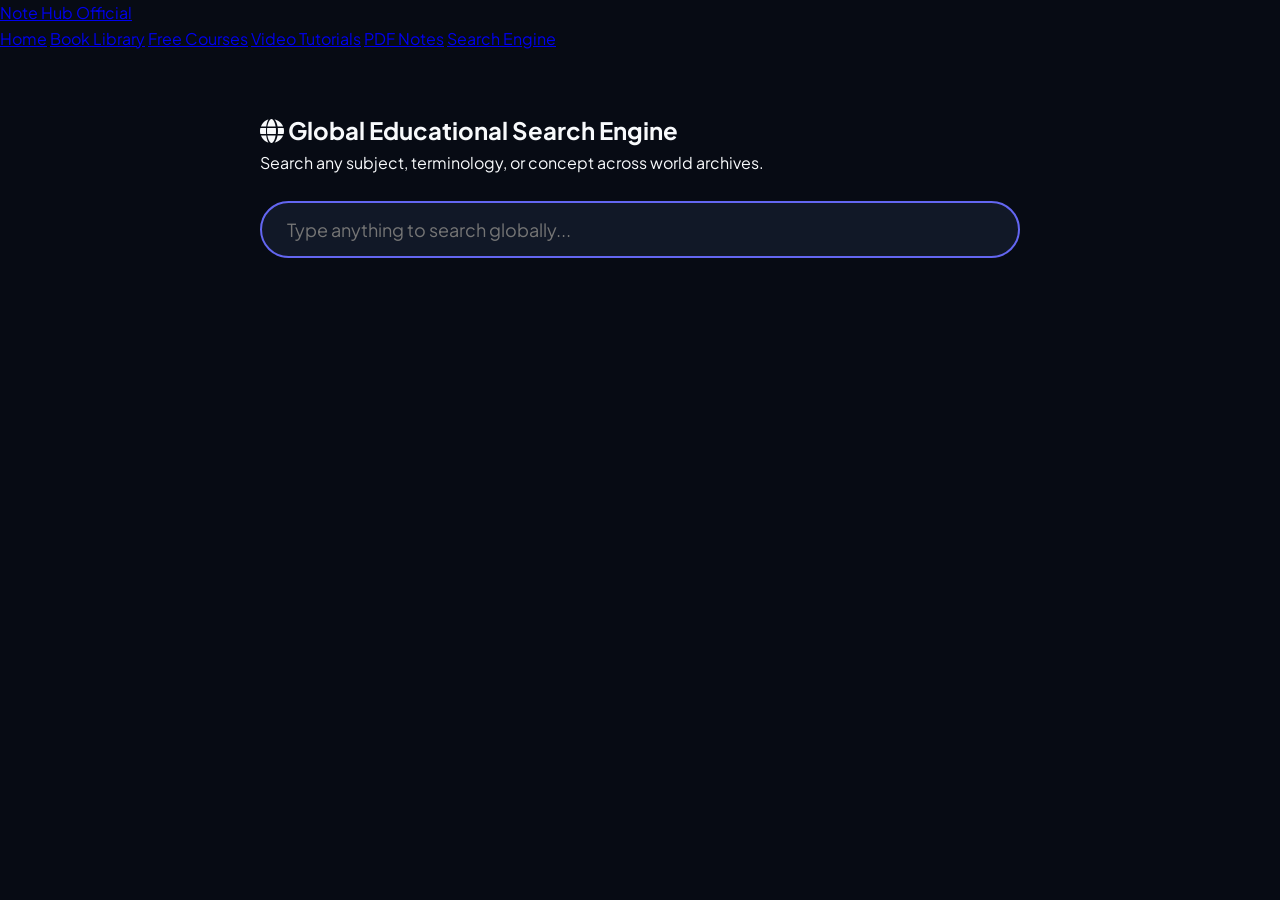
<file: search.html>
<!DOCTYPE html>
<html lang="en">
<head>
    <meta charset="UTF-8">
    <meta name="viewport" content="width=device-width, initial-scale=1.0">
    <title>Global Knowledge Engine - Note Hub Official</title>
    <link rel="stylesheet" href="style.css">
    <link rel="stylesheet" href="https://cdnjs.cloudflare.com/ajax/libs/font-awesome/6.4.0/css/all.min.css">
    <style>
        .search-wrap { max-width: 800px; margin: 40px auto; padding: 20px; }
        .search-box { width: 100%; padding: 15px 25px; font-size: 18px; border-radius: 30px; border: 2px solid #6366f1; background: #111827; color: white; outline: none; }
        .result-card { background: #1f2937; padding: 20px; border-radius: 10px; margin-top: 15px; border-left: 4px solid #6366f1; }
        .result-card h3 a { color: #818cf8; text-decoration: none; font-size: 1.2rem; }
        .result-card p { color: #d1d5db; margin-top: 8px; font-size: 0.95rem; line-height: 1.5; }
    </style>
</head>
<body>

    <header>
        <div>
            <a href="index.html"><span>Note Hub <span>Official</span></span></a>
            <nav>
                <a href="index.html">Home</a>
                <a href="books.html">Book Library</a>
                <a href="courses.html">Free Courses</a>
                <a href="videos.html">Video Tutorials</a>
                <a href="pdf-notes.html">PDF Notes</a>
                <a href="search.html">Search Engine</a>
            </nav>
        </div>
    </header>

    <div class="search-wrap">
        <h2><i class="fa-solid fa-globe"></i> Global Educational Search Engine</h2>
        <p>Search any subject, terminology, or concept across world archives.</p>
        <br>
        <input type="text" id="searchInput" class="search-box" placeholder="Type anything to search globally..." onkeyup="liveGlobalSearch()">
        
        <div id="searchResults" style="margin-top:20px;"></div>
    </div>

    <script>
        let timeout = null;
        function liveGlobalSearch() {
            clearTimeout(timeout);
            const query = document.getElementById('searchInput').value.trim();
            const results = document.getElementById('searchResults');
            
            if (query.length < 2) {
                results.innerHTML = '';
                return;
            }

            timeout = setTimeout(() => {
                // Live Wikipedia Global Search API
                fetch(`https://en.wikipedia.org/w/api.php?action=query&list=search&prop=info&inprop=url&utf8=&format=json&origin=*&srlimit=10&srsearch=${encodeURIComponent(query)}`)
                    .then(res => res.json())
                    .then(data => {
                        results.innerHTML = '';
                        const items = data.query.search;

                        if (items.length === 0) {
                            results.innerHTML = '<p style="color:#aaa;">No global results found.</p>';
                            return;
                        }

                        items.forEach(item => {
                            const title = item.title;
                            const snippet = item.snippet + '...';
                            const url = `https://en.wikipedia.org/wiki/${encodeURIComponent(title)}`;

                            const div = document.createElement('div');
                            div.className = 'result-card';
                            div.innerHTML = `
                                <h3><a href="${url}" target="_blank">${title}</a></h3>
                                <p>${snippet}</p>
                            `;
                            results.appendChild(div);
                        });
                    });
            }, 300);
        }
    </script>
</body>
</html>
</file>
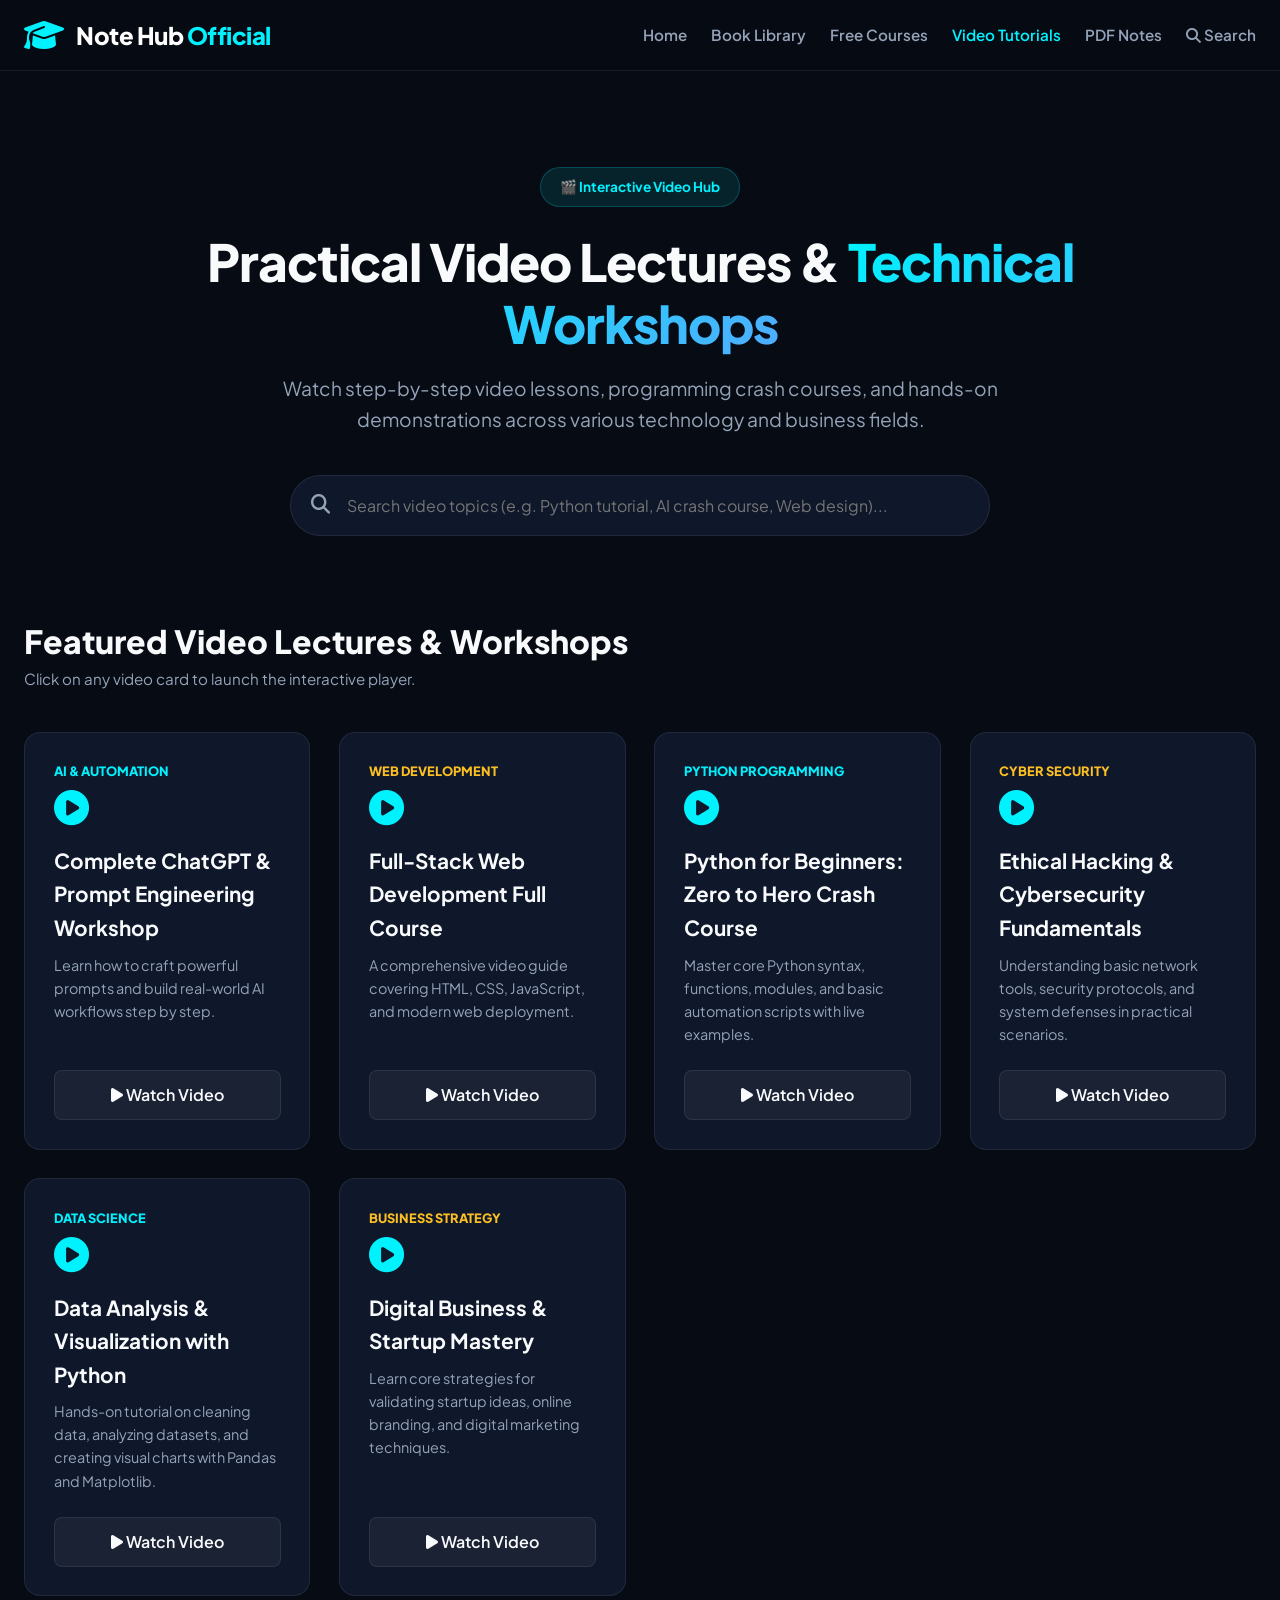
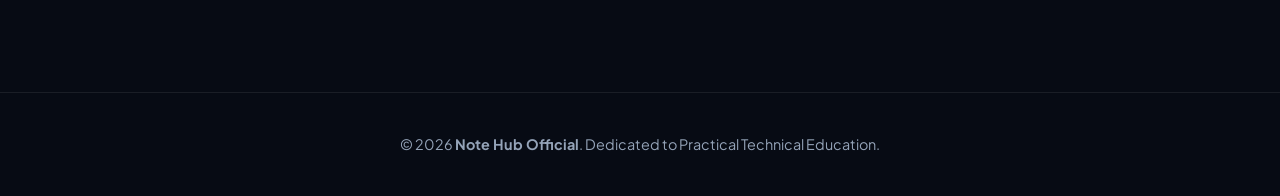
<file: videos.html>
<!DOCTYPE html>
<html lang="en">
<head>
    <meta charset="UTF-8">
    <meta name="viewport" content="width=device-width, initial-scale=1.0">
    <title>Video Tutorials & Lectures | Note Hub Official</title>
    <meta name="description" content="Watch high-quality practical video tutorials, coding bootcamps, and lectures on Note Hub Official.">
    <meta name="keywords" content="Video Tutorials, Coding Lectures, AI Workshops, Note Hub Videos">
    <meta name="robots" content="index, follow">
    
    <link rel="stylesheet" href="style.css">
    <link rel="stylesheet" href="https://cdnjs.cloudflare.com/ajax/libs/font-awesome/6.4.0/css/all.min.css">
</head>
<body>

    <!-- Navigation Bar -->
    <header class="navbar">
        <div class="nav-container">
            <a href="index.html" class="logo-box">
                <i class="fa-solid fa-graduation-cap logo-icon"></i>
                <span class="logo-text">Note Hub <span>Official</span></span>
            </a>
            <nav class="nav-links">
                <a href="index.html">Home</a>
                <a href="books.html">Book Library</a>
                <a href="courses.html">Free Courses</a>
                <a href="videos.html" class="active">Video Tutorials</a>
                <a href="pdf-notes.html">PDF Notes</a>
                <a href="search.html"><i class="fa-solid fa-magnifying-glass"></i> Search</a>
            </nav>
        </div>
    </header>

    <!-- Videos Hero Section -->
    <section class="hero" style="padding-bottom: 2rem;">
        <div class="hero-content">
            <span class="badge">🎬 Interactive Video Hub</span>
            <h1>Practical Video Lectures & <span>Technical Workshops</span></h1>
            <p>Watch step-by-step video lessons, programming crash courses, and hands-on demonstrations across various technology and business fields.</p>
            
            <!-- Video Search Input -->
            <div class="search-container">
                <i class="fa-solid fa-magnifying-glass search-icon-inside"></i>
                <input type="text" id="videoSearchInput" class="search-input" onkeyup="searchVideos()" placeholder="Search video topics (e.g. Python tutorial, AI crash course, Web design)...">
            </div>
        </div>
    </section>

    <!-- Main Video Grid Section -->
    <section class="content-section">
        <div class="section-header">
            <div>
                <h2>Featured Video Lectures & Workshops</h2>
                <p>Click on any video card to launch the interactive player.</p>
            </div>
        </div>

        <div class="grid-cards" id="videosGrid">
            
            <!-- Video Card 1 -->
            <div class="card video-card">
                <div style="color: var(--primary-cyan); font-size: 0.8rem; font-weight: 800; margin-bottom: 0.5rem; text-transform: uppercase;">AI & Automation</div>
                <i class="fa-solid fa-circle-play card-icon"></i>
                <h3>Complete ChatGPT & Prompt Engineering Workshop</h3>
                <p>Learn how to craft powerful prompts and build real-world AI workflows step by step.</p>
                <a href="#" onclick="alert('Playing Video: ChatGPT & Prompt Engineering Workshop...')" class="card-btn"><i class="fa-solid fa-play"></i> Watch Video</a>
            </div>

            <!-- Video Card 2 -->
            <div class="card video-card">
                <div style="color: var(--accent-gold); font-size: 0.8rem; font-weight: 800; margin-bottom: 0.5rem; text-transform: uppercase;">Web Development</div>
                <i class="fa-solid fa-circle-play card-icon"></i>
                <h3>Full-Stack Web Development Full Course</h3>
                <p>A comprehensive video guide covering HTML, CSS, JavaScript, and modern web deployment.</p>
                <a href="#" onclick="alert('Playing Video: Full-Stack Web Development Course...')" class="card-btn"><i class="fa-solid fa-play"></i> Watch Video</a>
            </div>

            <!-- Video Card 3 -->
            <div class="card video-card">
                <div style="color: var(--primary-cyan); font-size: 0.8rem; font-weight: 800; margin-bottom: 0.5rem; text-transform: uppercase;">Python Programming</div>
                <i class="fa-solid fa-circle-play card-icon"></i>
                <h3>Python for Beginners: Zero to Hero Crash Course</h3>
                <p>Master core Python syntax, functions, modules, and basic automation scripts with live examples.</p>
                <a href="#" onclick="alert('Playing Video: Python Crash Course...')" class="card-btn"><i class="fa-solid fa-play"></i> Watch Video</a>
            </div>

            <!-- Video Card 4 -->
            <div class="card video-card">
                <div style="color: var(--accent-gold); font-size: 0.8rem; font-weight: 800; margin-bottom: 0.5rem; text-transform: uppercase;">Cyber Security</div>
                <i class="fa-solid fa-circle-play card-icon"></i>
                <h3>Ethical Hacking & Cybersecurity Fundamentals</h3>
                <p>Understanding basic network tools, security protocols, and system defenses in practical scenarios.</p>
                <a href="#" onclick="alert('Playing Video: Cybersecurity Fundamentals...')" class="card-btn"><i class="fa-solid fa-play"></i> Watch Video</a>
            </div>

            <!-- Video Card 5 -->
            <div class="card video-card">
                <div style="color: var(--primary-cyan); font-size: 0.8rem; font-weight: 800; margin-bottom: 0.5rem; text-transform: uppercase;">Data Science</div>
                <i class="fa-solid fa-circle-play card-icon"></i>
                <h3>Data Analysis & Visualization with Python</h3>
                <p>Hands-on tutorial on cleaning data, analyzing datasets, and creating visual charts with Pandas and Matplotlib.</p>
                <a href="#" onclick="alert('Playing Video: Data Analysis Tutorial...')" class="card-btn"><i class="fa-solid fa-play"></i> Watch Video</a>
            </div>

            <!-- Video Card 6 -->
            <div class="card video-card">
                <div style="color: var(--accent-gold); font-size: 0.8rem; font-weight: 800; margin-bottom: 0.5rem; text-transform: uppercase;">Business Strategy</div>
                <i class="fa-solid fa-circle-play card-icon"></i>
                <h3>Digital Business & Startup Mastery</h3>
                <p>Learn core strategies for validating startup ideas, online branding, and digital marketing techniques.</p>
                <a href="#" onclick="alert('Playing Video: Digital Business Mastery...')" class="card-btn"><i class="fa-solid fa-play"></i> Watch Video</a>
            </div>

        </div>
    </section>

    <!-- Footer -->
    <footer>
        <p>&copy; 2026 <strong>Note Hub Official</strong>. Dedicated to Practical Technical Education.</p>
    </footer>

    <!-- Search Script -->
    <script>
        function searchVideos() {
            let input = document.getElementById('videoSearchInput').value.toLowerCase();
            let cards = document.getElementsByClassName('video-card');

            for (let i = 0; i < cards.length; i++) {
                let cardText = cards[i].innerText.toLowerCase();
                if (cardText.includes(input)) {
                    cards[i].style.display = "flex";
                } else {
                    cards[i].style.display = "none";
                }
            }
                }
    </script>
    <!-- Global AI Companion Script -->
    <script src="app.js"></script>
</body>
</html>
</file>
<file: style.css>
@import url('https://fonts.googleapis.com/css2?family=Plus+Jakarta+Sans:wght@300;400;600;700;800&display=swap');

:root {
    --bg-dark: #070b14;
    --card-bg: #0f172a;
    --card-hover: #1e293b;
    --primary-cyan: #00f2fe;
    --primary-blue: #4facfe;
    --accent-gold: #fbbf24;
    --text-main: #f8fafc;
    --text-muted: #94a3b8;
    --border-color: rgba(255, 255, 255, 0.08);
    --google-red: #ea4335;
    --fb-blue: #1877f2;
}

* { margin: 0; padding: 0; box-sizing: border-box; font-family: 'Plus Jakarta Sans', sans-serif; }
body { background-color: var(--bg-dark); color: var(--text-main); line-height: 1.6; overflow-x: hidden; }

/* Global Navigation */
.navbar { background: rgba(7, 11, 20, 0.95); backdrop-filter: blur(16px); border-bottom: 1px solid var(--border-color); position: sticky; top: 0; z-index: 1000; padding: 1rem 0; }
.nav-container { max-width: 1280px; margin: 0 auto; display: flex; justify-content: space-between; align-items: center; padding: 0 1.5rem; }
.logo-box { display: flex; align-items: center; gap: 0.75rem; text-decoration: none; }
.logo-icon { font-size: 2rem; color: var(--primary-cyan); }
.logo-text { font-size: 1.5rem; font-weight: 800; color: #fff; letter-spacing: -0.5px; }
.logo-text span { color: var(--primary-cyan); }

.nav-links { display: flex; align-items: center; gap: 1.5rem; }
.nav-links a { color: var(--text-muted); text-decoration: none; font-weight: 600; font-size: 0.95rem; transition: all 0.3s ease; }
.nav-links a:hover, .nav-links a.active { color: var(--primary-cyan); }

.btn-primary { background: linear-gradient(135deg, var(--primary-cyan), var(--primary-blue)); color: #000; padding: 0.65rem 1.4rem; border: none; border-radius: 50px; font-weight: 700; cursor: pointer; transition: 0.3s ease; }
.btn-primary:hover { transform: translateY(-2px); box-shadow: 0 4px 20px rgba(0, 242, 254, 0.4); }

/* Hero Section */
.hero { padding: 6rem 1.5rem 4rem; text-align: center; max-width: 1000px; margin: 0 auto; }
.badge { background: rgba(0, 242, 254, 0.1); color: var(--primary-cyan); padding: 0.5rem 1.2rem; border-radius: 50px; font-size: 0.85rem; font-weight: 700; border: 1px solid rgba(0, 242, 254, 0.2); display: inline-block; margin-bottom: 1.5rem; }
.hero h1 { font-size: 3.2rem; font-weight: 800; line-height: 1.2; margin-bottom: 1.2rem; letter-spacing: -1px; }
.hero h1 span { background: linear-gradient(135deg, var(--primary-cyan), var(--primary-blue)); -webkit-background-clip: text; -webkit-text-fill-color: transparent; }
.hero p { font-size: 1.2rem; color: var(--text-muted); margin-bottom: 2.5rem; max-width: 800px; margin-left: auto; margin-right: auto; }

/* Global Search Input Box */
.search-container { max-width: 700px; margin: 0 auto 3rem; position: relative; }
.search-input { width: 100%; padding: 1.2rem 1.5rem 1.2rem 3.5rem; background: var(--card-bg); border: 1px solid var(--border-color); border-radius: 50px; color: #fff; font-size: 1rem; outline: none; transition: 0.3s ease; }
.search-input:focus { border-color: var(--primary-cyan); box-shadow: 0 0 25px rgba(0, 242, 254, 0.2); }
.search-icon-inside { position: absolute; left: 1.3rem; top: 50%; transform: translateY(-50%); color: var(--text-muted); font-size: 1.2rem; }

/* Dynamic Live Stats Counter */
.stats-grid { display: grid; grid-template-columns: repeat(auto-fit, minmax(200px, 1fr)); gap: 1.5rem; max-width: 1100px; margin: 0 auto 5rem; padding: 0 1.5rem; }
.stat-card { background: var(--card-bg); border: 1px solid var(--border-color); border-radius: 16px; padding: 1.8rem; text-align: center; }
.stat-number { font-size: 2.2rem; font-weight: 800; color: var(--primary-cyan); margin-bottom: 0.2rem; }
.stat-label { color: var(--text-muted); font-size: 0.9rem; font-weight: 600; }

/* Grid Cards Section */
.content-section { max-width: 1280px; margin: 0 auto 5rem; padding: 0 1.5rem; }
.section-header { margin-bottom: 2.5rem; display: flex; justify-content: space-between; align-align: flex-end; }
.section-header h2 { font-size: 2rem; font-weight: 800; }
.section-header p { color: var(--text-muted); font-size: 0.95rem; }

.grid-cards { display: grid; grid-template-columns: repeat(auto-fit, minmax(280px, 1fr)); gap: 1.8rem; }
.card { background: var(--card-bg); border: 1px solid var(--border-color); border-radius: 16px; padding: 1.8rem; transition: 0.3s ease; position: relative; display: flex; flex-direction: column; justify-content: space-between; }
.card:hover { transform: translateY(-6px); background: var(--card-hover); border-color: rgba(0, 242, 254, 0.4); }
.card-icon { font-size: 2.2rem; color: var(--primary-cyan); margin-bottom: 1.2rem; }
.card h3 { font-size: 1.3rem; margin-bottom: 0.6rem; font-weight: 700; }
.card p { color: var(--text-muted); font-size: 0.9rem; margin-bottom: 1.5rem; flex-grow: 1; }
.card-btn { background: rgba(255, 255, 255, 0.05); color: var(--text-main); border: 1px solid var(--border-color); padding: 0.7rem 1.2rem; border-radius: 8px; font-weight: 600; text-decoration: none; text-align: center; transition: 0.3s; }
.card-btn:hover { background: var(--primary-cyan); color: #000; border-color: var(--primary-cyan); font-weight: 700; }

/* Authentication Modal (Login/Signup) */
.modal { display: none; position: fixed; top: 0; left: 0; width: 100%; height: 100%; background: rgba(3, 7, 18, 0.85); backdrop-filter: blur(10px); z-index: 2000; justify-content: center; align-items: center; }
.modal-card { background: var(--card-bg); border: 1px solid var(--border-color); border-radius: 20px; padding: 2.5rem; width: 90%; max-width: 440px; position: relative; box-shadow: 0 20px 50px rgba(0,0,0,0.5); }
.close-modal { position: absolute; top: 1.2rem; right: 1.5rem; color: var(--text-muted); font-size: 1.8rem; cursor: pointer; }
.tab-buttons { display: flex; gap: 1.5rem; margin-bottom: 1.8rem; border-bottom: 1px solid var(--border-color); padding-bottom: 0.6rem; }
.tab-btn { background: none; border: none; color: var(--text-muted); font-size: 1.1rem; font-weight: 700; cursor: pointer; }
.tab-btn.active { color: var(--primary-cyan); border-bottom: 2px solid var(--primary-cyan); }
.auth-form { display: none; flex-direction: column; gap: 1.1rem; }
.auth-form.active { display: flex; }
.auth-form input { padding: 0.9rem 1.2rem; background: #070b14; border: 1px solid var(--border-color); border-radius: 10px; color: #fff; outline: none; font-size: 0.95rem; }
.auth-form input:focus { border-color: var(--primary-cyan); }
.btn-auth { background: linear-gradient(135deg, var(--primary-cyan), var(--primary-blue)); border: none; padding: 0.9rem; border-radius: 10px; color: #000; font-weight: 800; font-size: 1rem; cursor: pointer; }
.divider { text-align: center; margin: 1.5rem 0 1rem; position: relative; font-size: 0.75rem; color: var(--text-muted); font-weight: 700; letter-spacing: 1px; }
.social-login { display: flex; gap: 1rem; }
.btn-social { flex: 1; padding: 0.8rem; border-radius: 10px; border: none; color: #fff; font-weight: 700; cursor: pointer; display: flex; align-items: center; justify-content: center; gap: 0.6rem; font-size: 0.9rem; }
.btn-social.google { background: var(--google-red); }
.btn-social.facebook { background: var(--fb-blue); }

footer { border-top: 1px solid var(--border-color); padding: 2.5rem 0; text-align: center; margin-top: 6rem; color: var(--text-muted); font-size: 0.9rem; }
</file>
